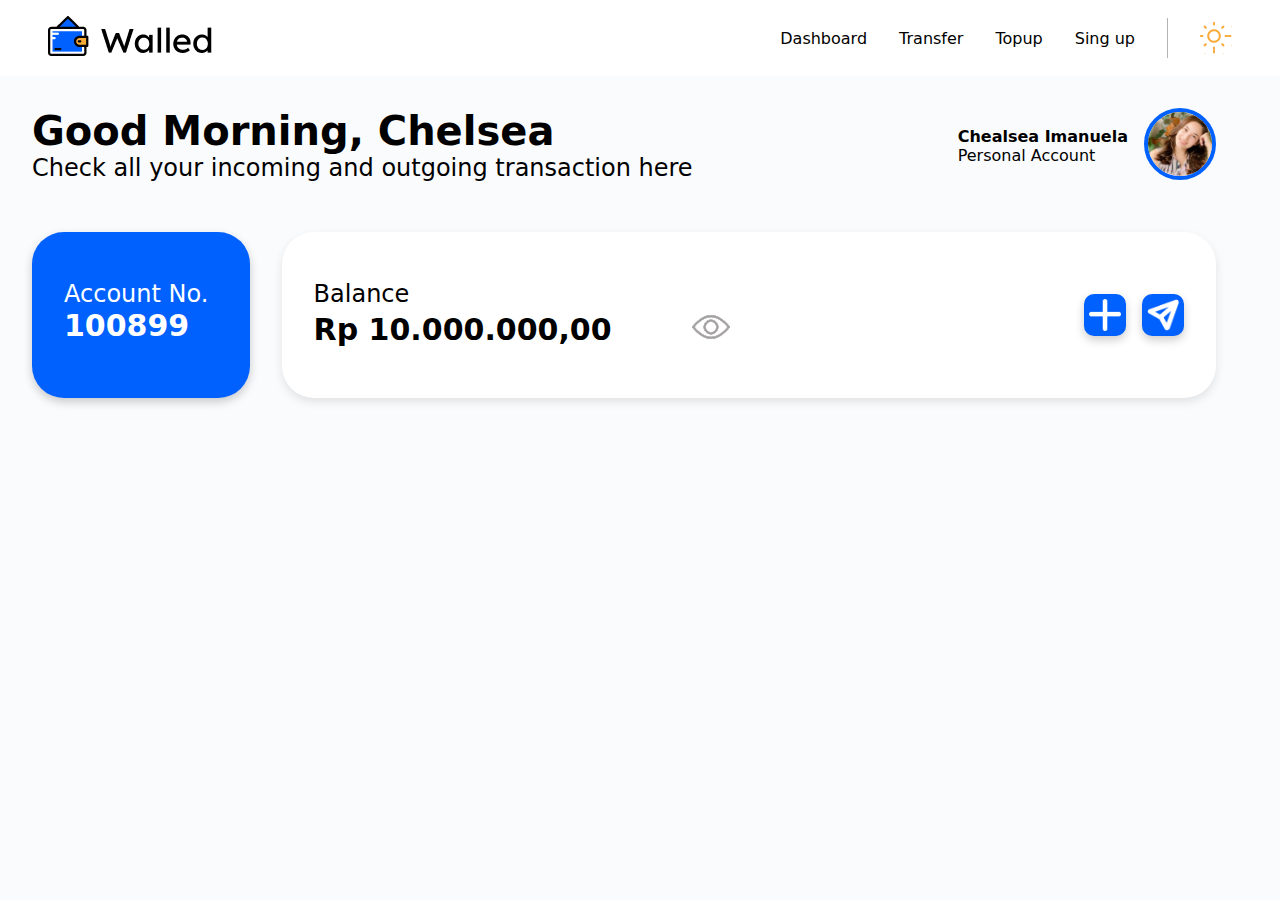
<file: index.html>
<!DOCTYPE html>
<!-- 
h1 buat 1 
-->
<html>

<head>
    <title>Wallet</title>
    <link rel="stylesheet" href="./style.css">
</head>

<body>
    <nav>
        <div style="margin-left: 2rem;">
            <img src="./asset/logo.png" />
        </div>

        <div class="nav-contain">
            <a href="./index.html">Dashboard</a>
            <a href="./transfer.html">Transfer</a>
            <a href="./topup.html">Topup</a>
            <a href="#">Sing up</a>
            <img src="./asset/line.png" alt="line">
            <button class="sun-button" onclick="myFunction()">
            </button>
        </div>
    </nav>

    <section id="content">

        <section class="greetings">
            <div>
                <h2 class="greeting-text">Good Morning, Chelsea</h2>
                <p class="greeting-text-sub">Check all your incoming and outgoing transaction here</p>
            </div>

            <div class="profile">
                <div>
                    <p><b>Chealsea Imanuela</b></p>
                    <p>Personal Account</p>
                </div>

                <div class="bg-profile">
                    <img class="profile-photo" src="./asset/foto.png" alt="Profile foto">
                </div>
            </div>
        </section>

        <section class="Account">
            <div class="acc-num">
                <p class="acc-text">Account No.</p>
                <p class="acc-saldo">100899</p>
            </div>

            <div class="balance">
                <div>
                    <div>
                        <p class="balance-text">Balance</p>
                    </div>

                    <div class="balance-saldo">
                        <div>
                            <p class="balance-num">Rp 10.000.000,00</p>
                        </div>

                        <div class="eye-logo">
                            <img src="./asset/eye.png" alt="">
                        </div>
                    </div>
                </div>
                <div class="acion-balance">
                    <div class="action-logo">
                        <button class="action-plus">
                        </button>
                    </div>

                    <div class="action-logo">
                        <button class="action-direct">
                        </button>
                    </div>
                </div>
            </div>
        </section>

        <section>
            <div>
                <form action=""></form>
            </div>
        </section>
    </section>

    <!-- https://www.figma.com/design/yYYWjLjfXmvXPggLPgBT8n/E-Wallet?node-id=0-1&t=ii6bqDhz25jRfbNI-1 -->
</body>

<script>
    function myFunction() {
        var element = document.body;
        element.classList.toggle("dark-mode");
    }
</script>


</html>
</file>
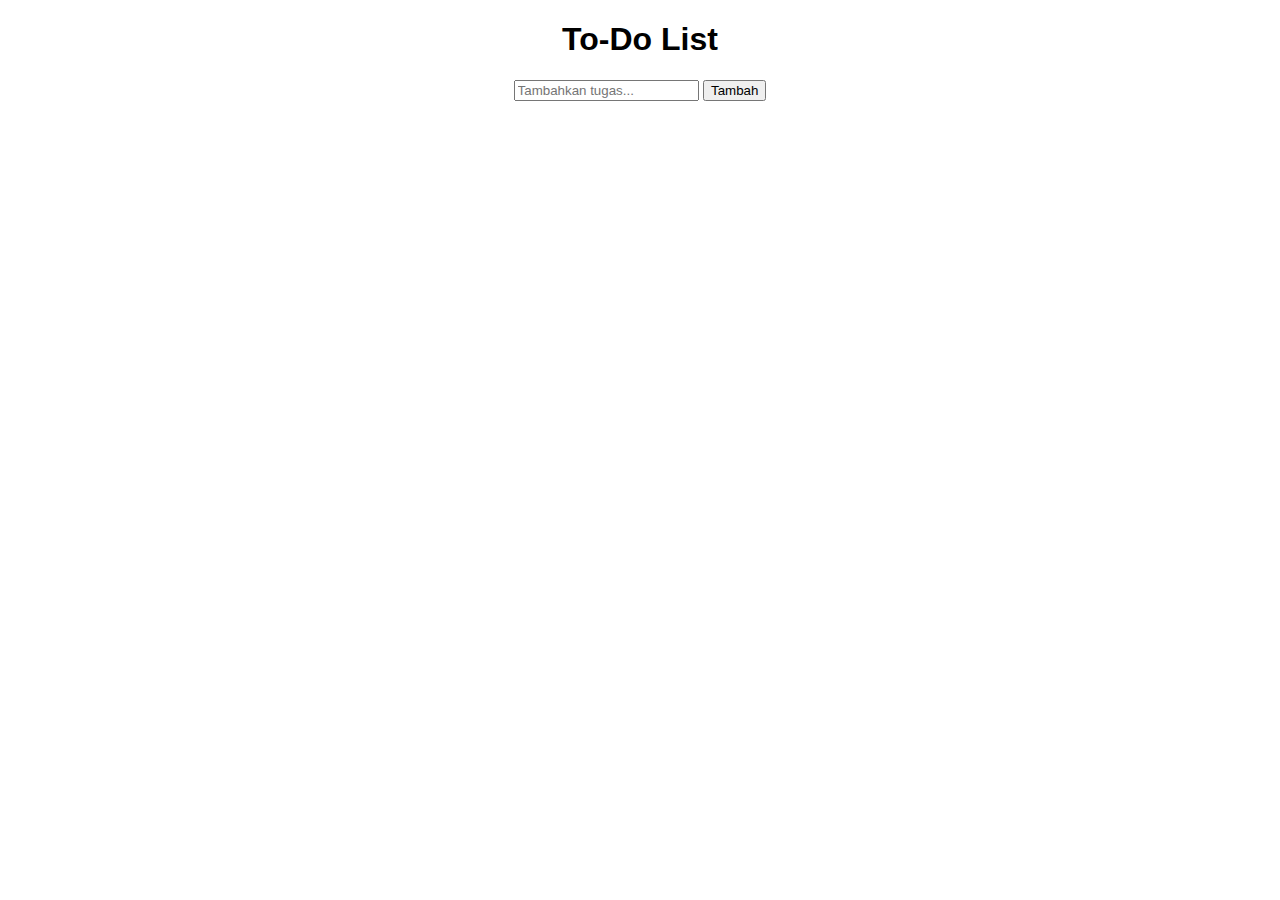
<file: day2/index.html>
<!DOCTYPE html>
<html lang="id">

<head>
    <meta charset="UTF-8" />
    <meta name="viewport" content="width=device-width, initial-scale=1.0" />
    <title>To-Do List dengan DOM</title>
    <style>
        body {
            font-family: Arial, sans-serif;
            text-align: center;
        }

        #taskList {
            list-style: none;
            padding: 0;
        }

        li {
            display: flex;
            justify-content: space-between;
            margin: 5px 0;
            padding: 5px;
            border: 1px solid #ccc;
        }

        .completed {
            text-decoration: line-through;
            color: gray;
        }
    </style>
</head>

<body>
    <h1>To-Do List</h1>
    <input type="text" id="taskInput" placeholder="Tambahkan tugas..." />
    <button id="addButton" onclick="submit()">Tambah</button>
    <ul id="taskList"></ul>
</body>

<script>
    const inputText = document.getElementById("taskInput");
    const addButton = document.getElementById("addButton");
    const taskList = document.getElementById("taskList");

    addButton.addEventListener('click', function () {
        const li = document.createElement('li');
        const span = document.createElement('span');
        const deletebtn = document.createElement('BUTTON');
        deletebtn.textContent = 'delete';

        let text = inputText.value;

        span.textContent = text;
        li.appendChild(span);
        li.appendChild(deletebtn);
        taskList.appendChild(li);
        deletebtn.addEventListener('click', function () {
            li.remove()
            li.classList.toggle('completed')
        })

        li.addEventListener('click', function () {
            li.classList.toggle('completed')
        })

    });



    function submit(params) {

    }
</script>

<style>
    .klik{
        background-color: aquamarine;
    }
</style>

</html>
</file>
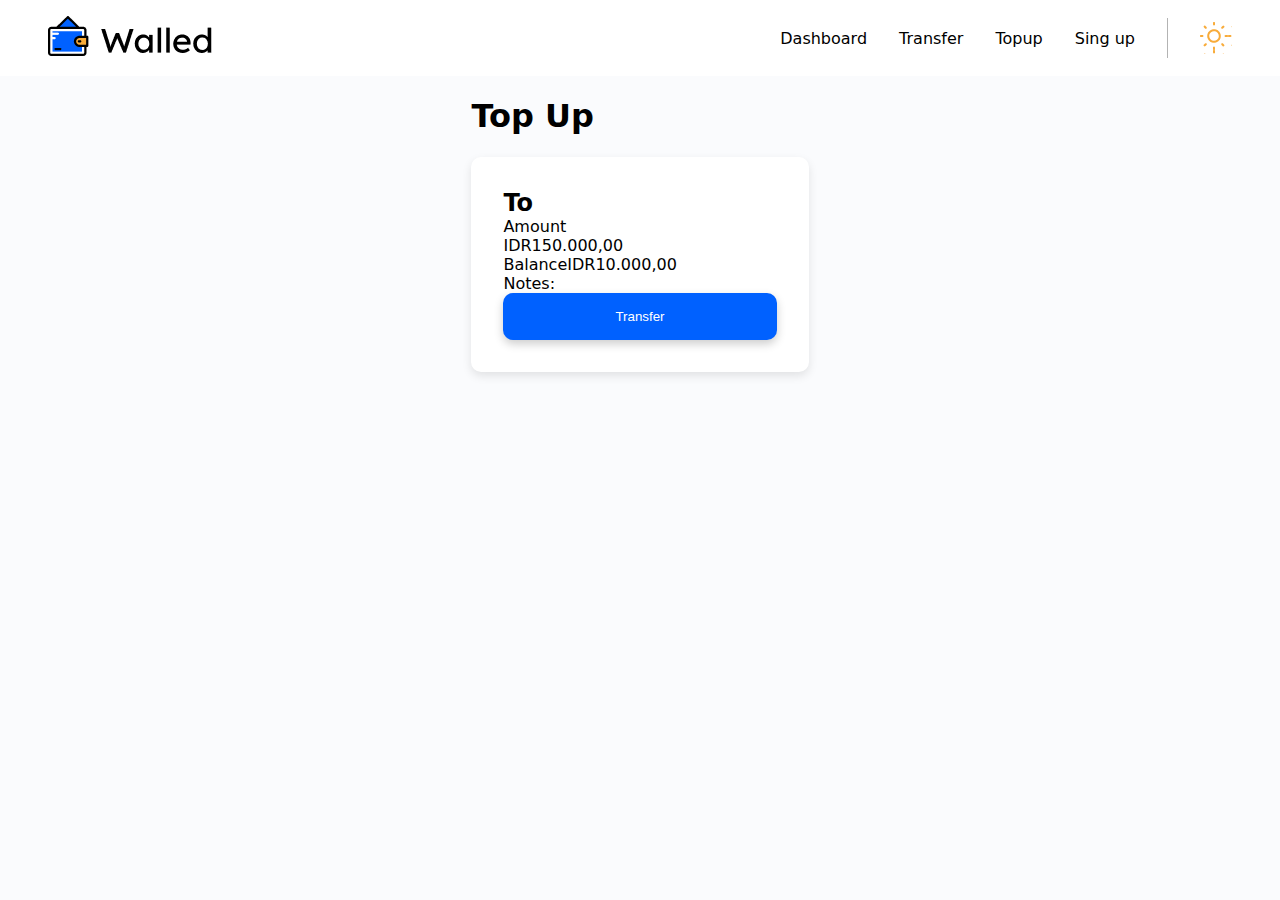
<file: topup.html>
<!DOCTYPE html>
<html lang="en">
<head>
    <meta charset="UTF-8">
    <meta name="viewport" content="width=device-width, initial-scale=1.0">
    <title>Top Up</title>
    <link rel="stylesheet" href="./style.css">
</head>
<body>
    <nav>
        <div style="margin-left: 2rem;">
            <img src="./asset/logo.png" />
        </div>

        <div class="nav-contain">
            <a href="./index.html">Dashboard</a>
            <a href="./transfer.html">Transfer</a>
            <a href="./topup.html">Topup</a>
            <a href="#">Sing up</a>
            <img src="./asset/line.png" alt="line">
            <button class="sun-button" onclick="myFunction()">
            </button>
        </div>
    </nav>

    <section class="contain-transfer">
        <div >
            <div>
                <h1>Top  Up</h1>
            </div>

            <div class="transfer-menu">
                <div>
                    <h2>To</h2>
                </div>

                <div>
                    <p>Amount</p>
                    <div class="amount-saldo">
                        <p>IDR</p>
                        <p>150.000,00</p>
                    </div>
                </div>

                <div class="balance-saldo-transfer">
                    <p>Balance</p>
                    <div class="balance-saldo-transfer-num">
                        <p>IDR</p>
                        <p>10.000,00</p>
                    </div>
                </div>

                <div>
                    <p>Notes:</p>
                </div>

                <div>
                    <button class="transfer-button">
                        Transfer
                    </button>
                </div>
            </div>
        </div>
    </section>
</body>
</html>
</file>
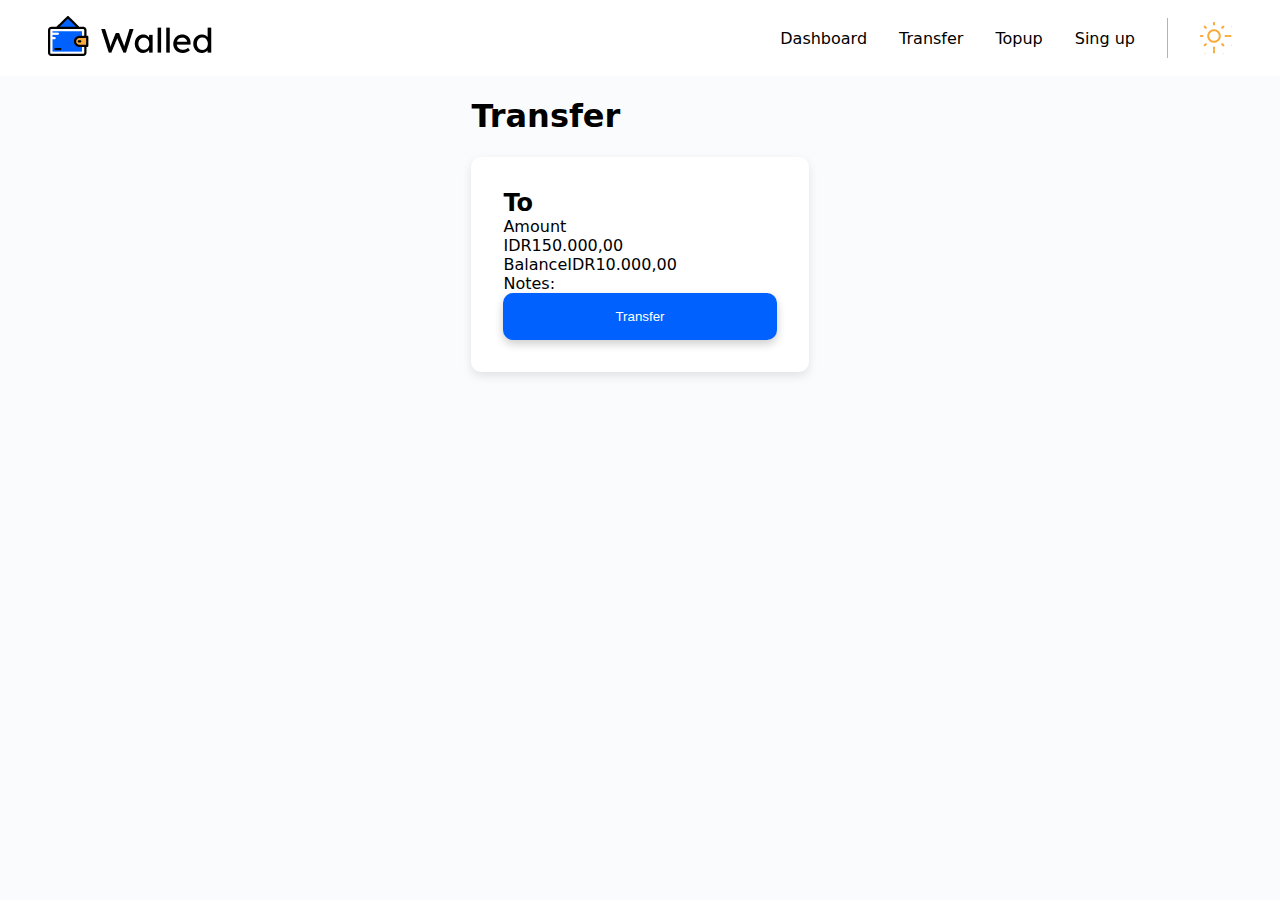
<file: transfer.html>
<!DOCTYPE html>
<html lang="en">
<head>
    <meta charset="UTF-8">
    <meta name="viewport" content="width=device-width, initial-scale=1.0">
    <title>Transfer</title>
    <link rel="stylesheet" href="./style.css">
</head>
<body>
    <nav>
        <div style="margin-left: 2rem;">
            <img src="./asset/logo.png" />
        </div>

        <div class="nav-contain">
            <a href="./index.html">Dashboard</a>
            <a href="./transfer.html">Transfer</a>
            <a href="./topup.html">Topup</a>
            <a href="#">Sing up</a>
            <img src="./asset/line.png" alt="line">
            <button class="sun-button" onclick="myFunction()">
            </button>
        </div>
    </nav>

    <section class="contain-transfer">
        <div >
            <div>
                <h1>Transfer</h1>
            </div>

            <div class="transfer-menu">
                <div>
                    <h2>To</h2>
                </div>

                <div>
                    <p>Amount</p>
                    <div class="amount-saldo">
                        <p>IDR</p>
                        <p>150.000,00</p>
                    </div>
                </div>

                <div class="balance-saldo-transfer">
                    <p>Balance</p>
                    <div class="balance-saldo-transfer-num">
                        <p>IDR</p>
                        <p>10.000,00</p>
                    </div>
                </div>

                <div>
                    <p>Notes:</p>
                </div>

                <div>
                    <button class="transfer-button">
                        Transfer
                    </button>
                </div>
            </div>
        </div>
    </section>
</body>
</html>
</file>
<file: style.css>
body{ 
    background-color: #fafbfd;
    margin: 0;
    font-family: system-ui, -apple-system, BlinkMacSystemFont, 'Segoe UI', Roboto, Oxygen, Ubuntu, Cantarell, 'Open Sans', 'Helvetica Neue', sans-serif;
}

.dark-mode {
    background-color: black;
    color: white;
  }

a {
    all: unset;
}

h2,a,p{
    margin: 0;
}

a:hover{
    color: #0061FF;
    font-weight: 700;
    cursor: pointer;
}

nav{
    display: flex; 
    justify-content: space-between; 
    background-color: white; 
    background-size: auto; 
    background-repeat: no-repeat;
    padding: 1rem;
}

.nav-contain{
    margin-right: 2rem; 
    gap: 2rem; 
    display: flex; 
    align-items: center;
    color: black !important;
}

.sun-button{
    height: 2rem; 
    width: 2rem;
    border: none;
    padding: 0;
    background: none;
    cursor: pointer;
    background-image: url(./asset/sun.png) !important;
}

.greetings{
    display: flex; 
    justify-content: space-between;
    margin-bottom: 3rem;
}

.profile{
    display: flex; 
    align-items: center; 
    margin-right: 2rem;
}

.profile-photo{
    border-radius: 50%;
    width: 4rem;
    height: 4rem;
    background-color: #0061FF;
    border: 0.3rem solid #0061FF;
    object-fit: cover;
    margin-left: 1rem;
}

#content{
    margin: 2rem;
}

.Account{
    display: flex;
}

.acc-num{
    padding: 3rem 2rem;
    background-color: #0061FF;
    border-radius: 2rem;
    width: 15%;
    color: white;
    box-shadow: 0px 4px 10px rgba(0, 0, 0, 0.2);
}

.acc-text{
    font-size: 24px;
    font-weight: 400;
}

.acc-saldo{
    font-size: 30px;
    font-weight: 700;
}

.balance{
    padding: 3rem 2rem;
    background-color: white;
    border-radius: 2rem;
    margin: 0rem 2rem;
    display: flex;
    align-items: center;
    justify-content: space-between;
    width: 85%;
    box-shadow: 0px 4px 10px rgba(0, 0, 0, 0.1);
    color: black !important;
}

.balance-text{
    font-size: 24px;
    font-weight: 400;
}

.balance-num{
    font-size: 30px;
    font-weight: 600;
}

.eye-logo{
    margin-left: 5rem;
}

.action-logo{
    display: flex;
    align-items: center;
    background-color: #0061FF;
    border-radius: 10px;
    padding: 5px;
    object-fit: cover;
    box-shadow: 0px 4px 10px rgba(0, 0, 0, 0.2);
}

.action-plus{
    height: 2rem; 
    width: 2rem;
    border: none;
    padding: 0;
    background: none;
    cursor: pointer;
    background-image: url(./asset/plus.png) !important;
    background-size: 2rem 2rem;
}

.action-direct{
    height: 2rem; 
    width: 2rem;
    border: none;
    padding: 0;
    background: none;
    cursor: pointer;
    background-image: url(./asset/direct.png) !important;
    background-size: 2rem 2rem;
}


.balance-saldo{
    display: flex;
    align-items: center;
}

.acion-balance{
    display: flex; 
    justify-content: flex-end;
    gap: 1rem;
}

.greeting-text{
    font-size: 40px;
    font-weight: 700;
}

.greeting-text-sub{
    font-size: 24px;
}

.contain-transfer{
    display: flex;
    align-items: center;
    justify-content: center;
}

.transfer-menu{
    background-color: white;
    border-radius: 10px;
    box-shadow: 0px 4px 10px rgba(0, 0, 0, 0.1);
    padding: 2rem;
}

.amount-saldo{
    display: flex;
}

.balance-saldo-transfer{
    display: flex;
}

.balance-saldo-transfer-num{
    display: flex;
}

.transfer-button{
    border: none;
    padding: 0;
    background: none;
    cursor: pointer;
    color: white;
    background-color: #0061FF;
    border-radius: 10px;
    padding: 1rem 7rem;
    object-fit: cover;
    box-shadow: 0px 4px 10px rgba(0, 0, 0, 0.2);
}
</file>
